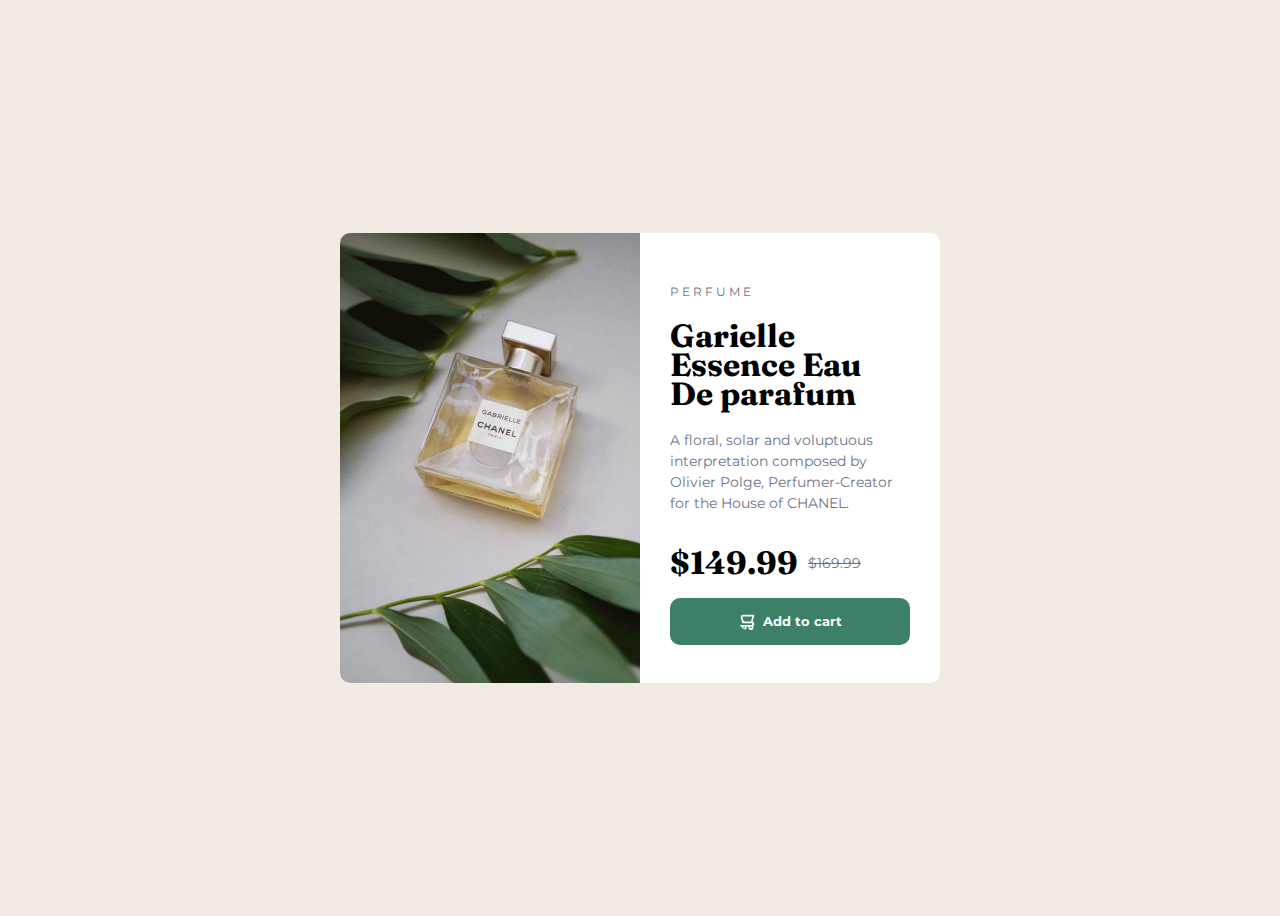
<file: index.html>
<!DOCTYPE html>
<html lang="en">
  <head>
    <meta charset="UTF-8" />
    <meta name="viewport" content="width=device-width, initial-scale=1.0" />
    <link rel="stylesheet" href="perfumes.css" />
    <title>PERFUMES</title>
  </head>
  <body>
    <div role="main">
      <div class="parent">
        <div class="grid-container">
          <img
            src="./images/image-product-desktop.jpg"
            class="img1"
            alt="Perfumes"
          />
          <div class="details">
            <p class="perfume">PERFUME</p>
            <h1>Garielle Essence Eau De parafum</h1>
            <p>
              A floral, solar and voluptuous interpretation composed by Olivier
              Polge, Perfumer-Creator for the House of CHANEL.
            </p>
            <div class="cost-container">
              <div class="new-cost"><h2>$149.99</h2></div>
              <div class="old-cost">
                <p><s>$169.99</s></p>
              </div>
            </div>

            <button onclick="alert('added to cart!')">
              <img class="cart" src="./images/icon-cart.svg" alt="cart" />
              <span>Add to cart</span>
            </button>
          </div>
        </div>
      </div>
    </div>
  </body>
</html>
</file>
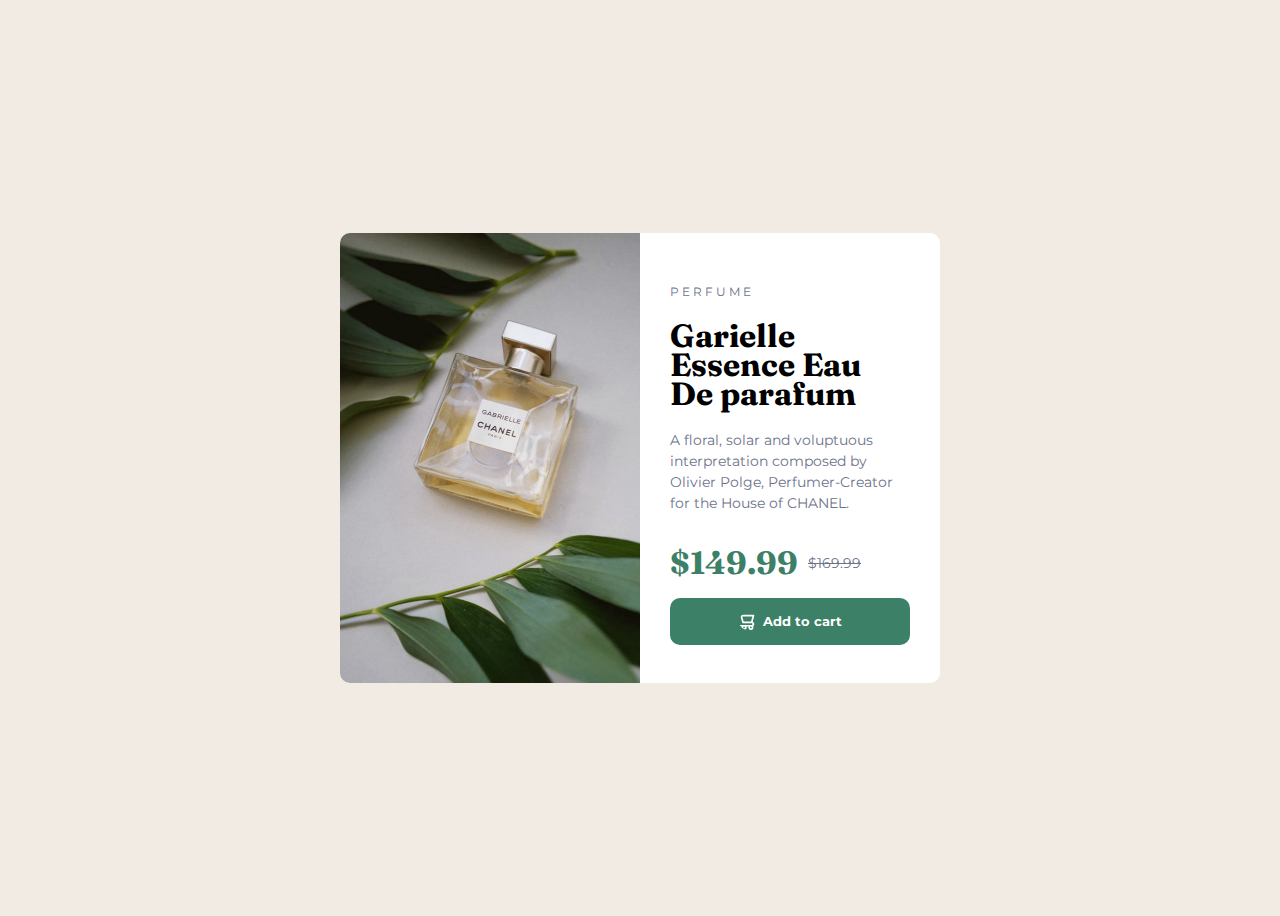
<file: perfumes.html>
<!DOCTYPE html>
<html lang="en">
  <head>
    <meta charset="UTF-8" />
    <meta name="viewport" content="width=device-width, initial-scale=1.0" />
    <link rel="stylesheet" href="perfumes.css" />
    <title>PERFUMES</title>
  </head>
  <body>
    <div class="parent">
      <div class="grid-container">
        <img src="./images/image-product-desktop.jpg" class="img1" alt="Perfumes" />
        <div class="details">
          <p class="perfume">PERFUME</p>
          <h1>Garielle Essence Eau De parafum</h1>
          <p>
            A floral, solar and voluptuous interpretation composed by Olivier
            Polge, Perfumer-Creator for the House of CHANEL.
          </p>
          <div class="cost-container">
            <div class="new-cost"><h4>$149.99</h4></div>
            <div class="old-cost">
              <p><s>$169.99</s></p>
            </div>
          </div>

          <button onclick="alert('added to cart!')">
           <img class="cart" src="./images/icon-cart.svg" />
            <span>Add to cart</span>
          </button>
        </div>
      </div>
    </div>
  </body>
</html>
</file>
<file: perfumes.css>
@import url("https://fonts.googleapis.com/css2?family=Fraunces:wght@700&family=Montserrat:wght@400;700&display=swap");
body {
  background-color: hsl(30, 38%, 92%);
  font-size: 14px;
}

h1,
h2,
h3,
h4 {
  font-family: "Fraunces", serif;
  font-weight: 700;
  line-height: 0.9;
  font-size: xx-large;
}
p {
  font-family: "Montserrat", sans-serif;
  font-weight: 400;
  line-height: 1.5;
  color: hsl(228, 12%, 48%);
}
.perfume {
  letter-spacing: 3px;
  font-size: 12px;
}
.parent {
  display: flex;
  align-items: center;
  height: 100vh;
}

.grid-container {
  background-color: white;
  display: grid;
  grid-template-columns: 1fr 1fr;
  max-width: 600px;
  margin: 0 auto;
  border-radius: 10px;
}
.details {
  padding-left: 10%;
  padding-right: 10%;
  align-self: center;
}
img {
  width: 100%;
  border-top-left-radius: 10px;
  border-bottom-left-radius: 10px;
}
.cost-container {
  display: flex;
  align-items: center;
  max-height: 70px;
}
.old-cost {
  padding-left: 10px;
}
.cart {
  width: 16px;
  padding-right: 8px;
}
h4 {
  font-size: xx-large;
  color: hsl(158, 36%, 37%);
}
button {
  border: none;
  color: white;
  padding: 15px 15px;
  background-color: hsl(158, 36%, 37%);
  border-radius: 10px;
  width: 100%;
  display: flex;
  justify-content: center;
}
span {
  font-family: "Montserrat", sans-serif;
  font-weight: bold;
}

/* media query */
@media (min-width: 320px) and (max-width: 767px) {
  .grid-container {
    grid-template-columns: 1fr;
    padding-bottom: 20px;
  }
  .img1 {
    height: 300px;
    object-fit: cover;
    border-top-right-radius: 10px;
    border-bottom-left-radius: 0px;
  }

}
</file>
